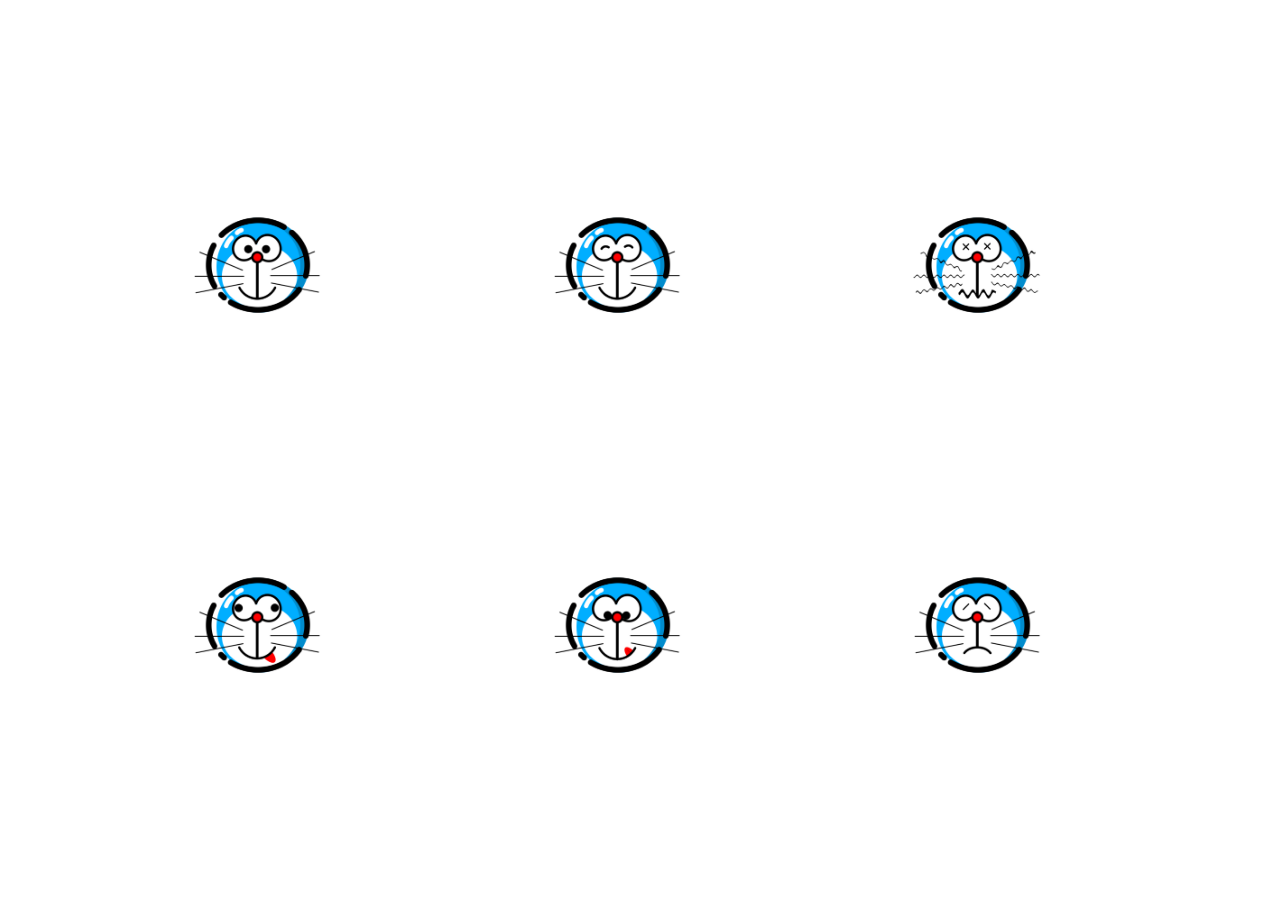
<file: index.html>
<!--
 * @Author: dbf
 * @Date: 2021-03-22 19:03:00
 * @LastEditTime: 2021-03-22 20:35:01
 * @LastEditors: Please set LastEditors
 * @Description: about dbf
-->
<!DOCTYPE html>
<html lang="en">
<head>
    <meta charset="UTF-8">
    <meta name="viewport" content="width=device-width, initial-scale=1.0">
    <title>Welcome to dbf's zone</title>
    <link rel="stylesheet" href="style.css" >
</head>
<body>
    <section>
        <div class="card">
            <div class="box">
                <div class="imgBx">
                    <img src="哆啦1.jpg"  alt="">
                </div>
                <div class="contentBx bc1" onclick="aboutDbf()">
                    <div>
                        <h2>关于大笨峰</h2>
                        <p>Get more information aboout dbf</p>
                    </div>
                </div>
            </div>
        </div>
        <div class="card">
            <div class="box">
                <div class="imgBx">
                    <img src="哆啦2.jpg"  alt="">
                </div>
                <div class="contentBx bc2">
                    <div>
                        <h2>个人公众号</h2>
                        <p>Record some personal things</p>
                    </div>
                </div>
            </div>
        </div>
        <div class="card">
            <div class="box">
                <div class="imgBx">
                    <img src="哆啦3.jpg"  alt="">
                </div>
                <div class="contentBx bc3">
                    <div>
                        <h2>Bilibili</h2>
                        <p>There is only one video I made</p>
                    </div>
                </div>
            </div>
        </div>
        <div class="card">
            <div class="box">
                <div class="imgBx">
                    <img src="哆啦4.jpg"  alt="">
                </div>
                <div class="contentBx bc4">
                    <div>
                        <h2>以前做的一些图片</h2>
                        <p>The level is not good</p>
                    </div>
                </div>
            </div>
        </div>
        <div class="card">
            <div class="box">
                <div class="imgBx">
                    <img src="哆啦5.jpg"  alt="">
                </div>
                <div class="contentBx bc5">
                    <div>
                        <h2>以前做的一些网页项目</h2>
                        <p>It'll be put in later</p>
                    </div>
                </div>
            </div>
        </div>
        <div class="card">
            <div class="box">
                <div class="imgBx">
                    <img src="哆啦6.jpg"  alt="">
                </div>
                <div class="contentBx bc6" onclick="o()">
                    <div>
                        <h2>其他一些</h2>
                        <p>Other things</p>
                    </div>
                </div>
            </div>
        </div>
    </section>
</body>
<script>
  function aboutDbf(){
    window.open("aboutDbf.html");
  }
 
</script>
</html>
</file>
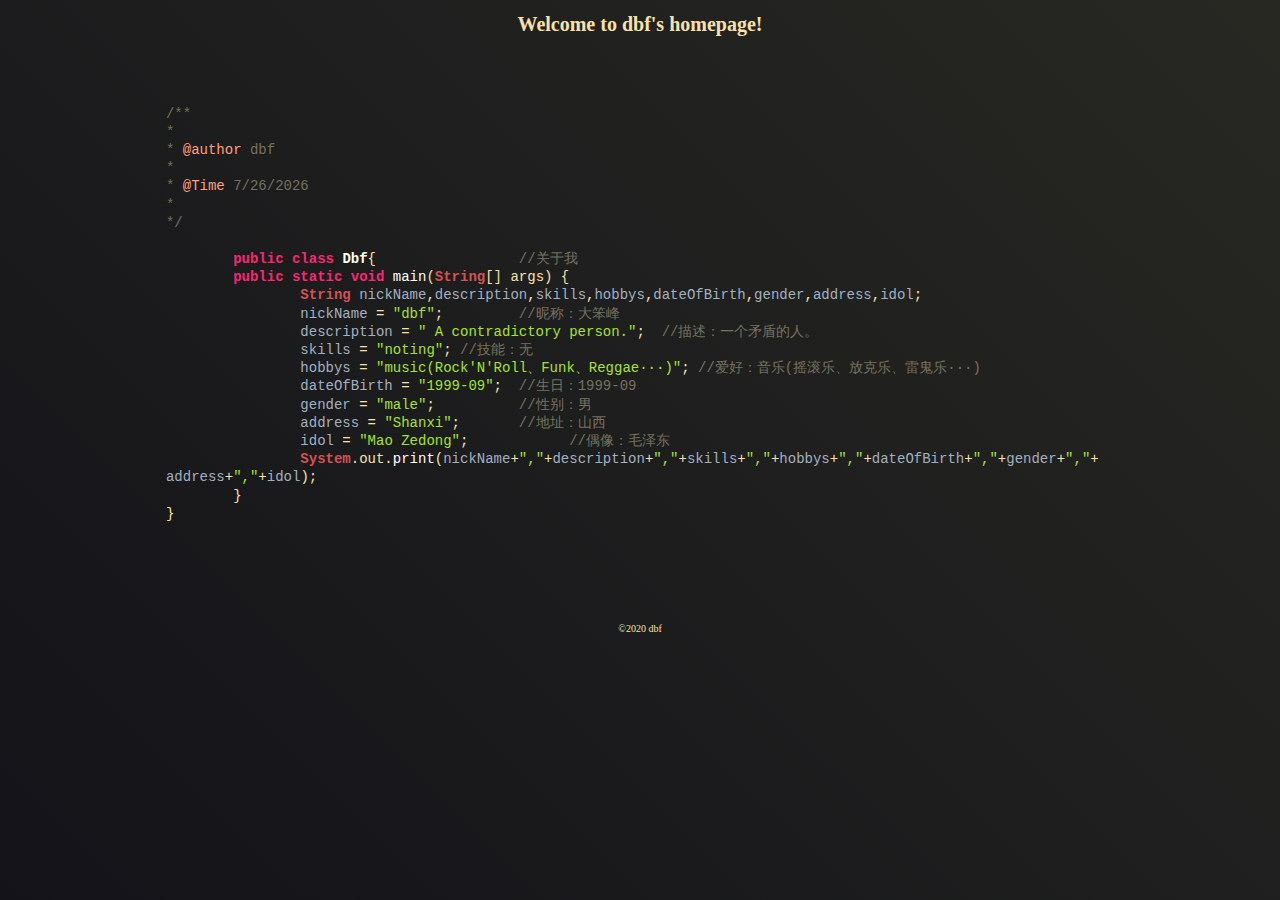
<file: aboutDbf.html>
<!--
 * @Author: your name
 * @Date: 2021-03-22 19:48:54
 * @LastEditTime: 2021-03-22 20:31:42
 * @LastEditors: Please set LastEditors
 * @Description: In User Settings Edit
 * @FilePath: \undefinedd:\桌面\sanmao\index.htm
-->
<!DOCTYPE html>
<html lang="zh-hans">
<head>
	<meta charset=utf-8>
	<meta name="viewport" content="width=device-width, initial-scale=1.0">
	<link rel="stylesheet" href="main.css" >
	<title>jambo!</title>
	
</head>

	<h1>Welcome to dbf's homepage!</h1>
<div id="code">
<pre><span class="comment">
/**
*
* <span class="comment_tag">@author</span> dbf
* 
* <span class="comment_tag">@Time</span> <span id="time"></span>
*
*/
	</span>
	<span class="keyword">public class</span> <span class="className">Dbf</span>{		  <span class="comment">//关于我</span>
	<span class="keyword">public static void</span> <span class="method">main</span>(<span class="classNameImport">String</span>[] args) {
		<span class="classNameImport">String</span> <span class="variable">nickName</span>,<span class="variable">description</span>,<span class="variable">skills</span>,<span class="variable">hobbys</span>,<span class="variable">dateOfBirth</span>,<span class="variable">gender</span>,<span class="variable">address</span>,<span class="variable">idol</span>;
		<span class="variable">nickName</span> = <span class="text_DIY">"dbf"</span>;  	  <span class="comment">//昵称：大笨峰</span>
		<span class="variable">description</span> = <span class="text_DIY">" A contradictory person."</span>;  <span class="comment">//描述：一个矛盾的人。</span>
		<span class="variable">skills</span> = <span class="text_DIY">"noting"</span>; <span class="comment">//技能：无</span>
		<span class="variable">hobbys</span> = <span class="text_DIY">"music(Rock'N'Roll、Funk、Reggae···)"</span>; <span class="comment">//爱好：音乐(摇滚乐、放克乐、雷鬼乐···)</span>
		<span class="variable">dateOfBirth</span> = <span class="text_DIY">"1999-09"</span>;  <span class="comment">//生日：1999-09</span>
		<span class="variable">gender</span> = <span class="text_DIY">"male"</span>;          <span class="comment">//性别：男</span>
		<span class="variable">address</span> = <span class="text_DIY">"Shanxi"</span>;       <span class="comment">//地址：山西</span>
		<span class="variable">idol</span> = <span class="text_DIY">"Mao Zedong"</span>;		<span class="comment">//偶像：毛泽东</span>
		<span class="classNameImport">System</span>.out.<span class="method">print</span>(<span class="variable">nickName</span>+<span class="text_DIY">","</span>+<span class="variable">description</span>+<span class="text_DIY">","</span>+<span class="variable">skills</span>+<span class="text_DIY">","</span>+<span class="variable">hobbys</span>+<span class="text_DIY">","</span>+<span class="variable">dateOfBirth</span>+<span class="text_DIY">","</span>+<span class="variable">gender</span>+<span class="text_DIY">","</span>+<span class="variable">address</span>+<span class="text_DIY">","</span>+<span class="variable">idol</span>); 
	}
}
</pre>
</div>
<div id="footer">©2020 dbf</div>
</body>
<script>
	var time=new Date();
	
		document.getElementById("time").innerHTML=time.toLocaleDateString();
	
	
	
	
	console.log(time.toLocaleString());
</script>
</html>
</file>
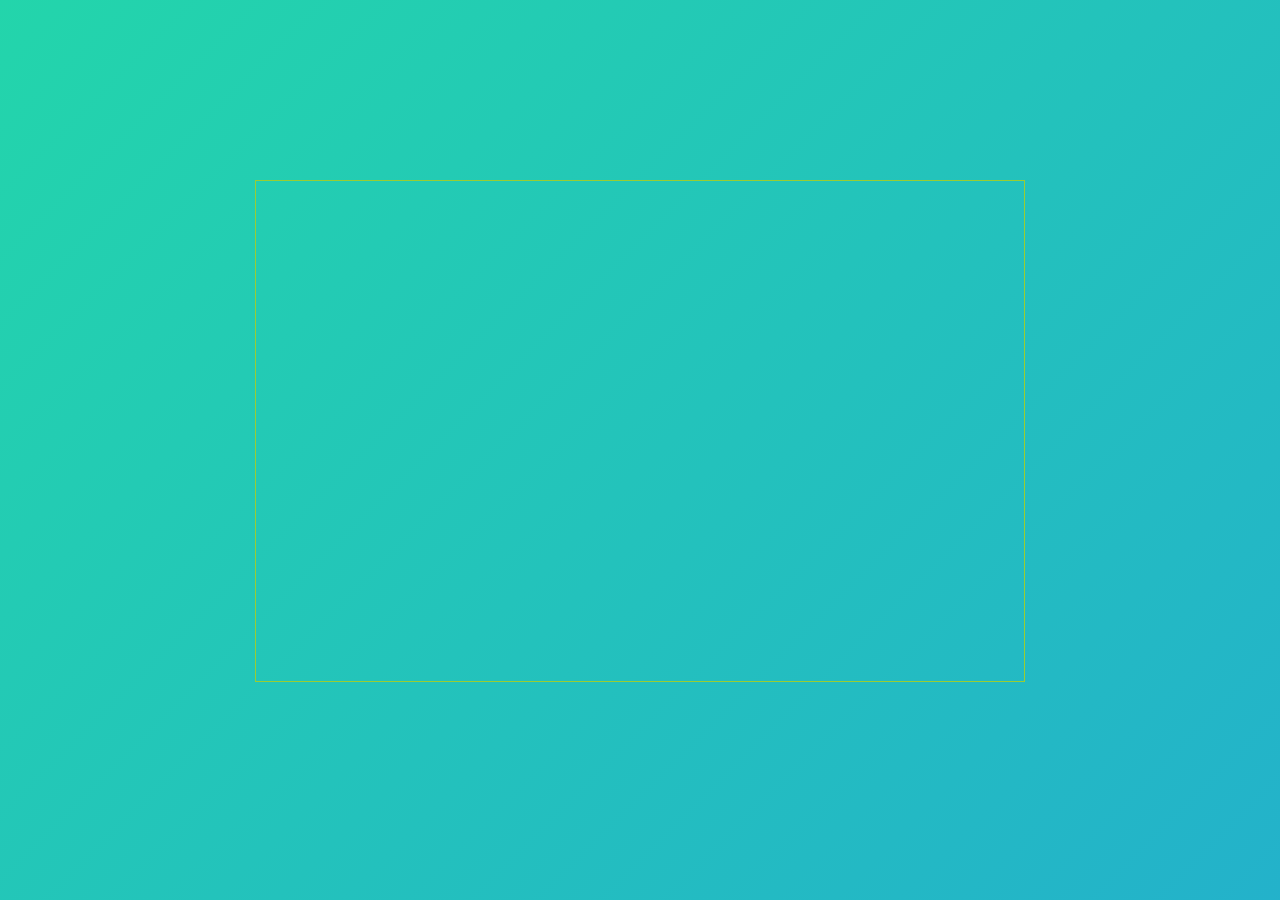
<file: bilibili.html>
<!--
 * @Author: your name
 * @Date: 2021-03-29 19:42:23
 * @LastEditTime: 2021-03-29 20:04:07
 * @LastEditors: Please set LastEditors
 * @Description: In User Settings Edit
 * @FilePath: \undefinedd:\桌面\渐变\demo.html
-->
<!doctype html>
<html>
<head>
<meta charset=utf-8>
<title>纯CSS背景渐变动画</title>

<style>
body {
	margin: 0;
	width: 100%;
	height: 100vh;
	font-family: "Exo", sans-serif;
	color: #fff;
	background: linear-gradient(-45deg, #ee7752, #e73c7e, #23a6d5, #23d5ab);
	background-size: 400% 400%;
	animation: gradientBG 15s ease infinite;
}

@keyframes gradientBG {
	0% {
		background-position: 0% 50%;
	}
	50% {
		background-position: 100% 50%;
	}
	100% {
		background-position: 0% 50%;
	}
}

.container {
	width: 100%;
	position: absolute;
	top: 35%;
	text-align: center;
}

h1 {
	font-weight: 300;
}

h3 {
	color: #eee;
	font-weight: 100;
}

h5 {
	color:#eee;
	font-weight:300;
}

a,
a:hover {
	text-decoration: none;
	color: #ddd;
}
.iframe:hover{
	box-shadow: 0px 0px 20px 2px #888888;
}
</style>
</head>
<body>

	<div style="text-align: center; position: relative; top: 20%; " >
		<iframe class="iframe" style="border: 1px solid yellowgreen;" 2px solid yellowgreen; src="http://player.bilibili.com/player.html?aid=88043315&bvid=BV1A7411t75M&cid=150418461&page=1" allowfullscreen="allowfullscreen" width="60%" height="500" scrolling="no" frameborder="0" sandbox="allow-top-navigation allow-same-origin allow-forms allow-scripts"></iframe>
		</div>

		<!-- <iframe src="//player.bilibili.com/player.html?aid=88043315&bvid=BV1A7411t75M&cid=150418461&page=1" scrolling="no" border="0" frameborder="no" framespacing="0" allowfullscreen="true"> </iframe> -->
</body>
</html>
</file>
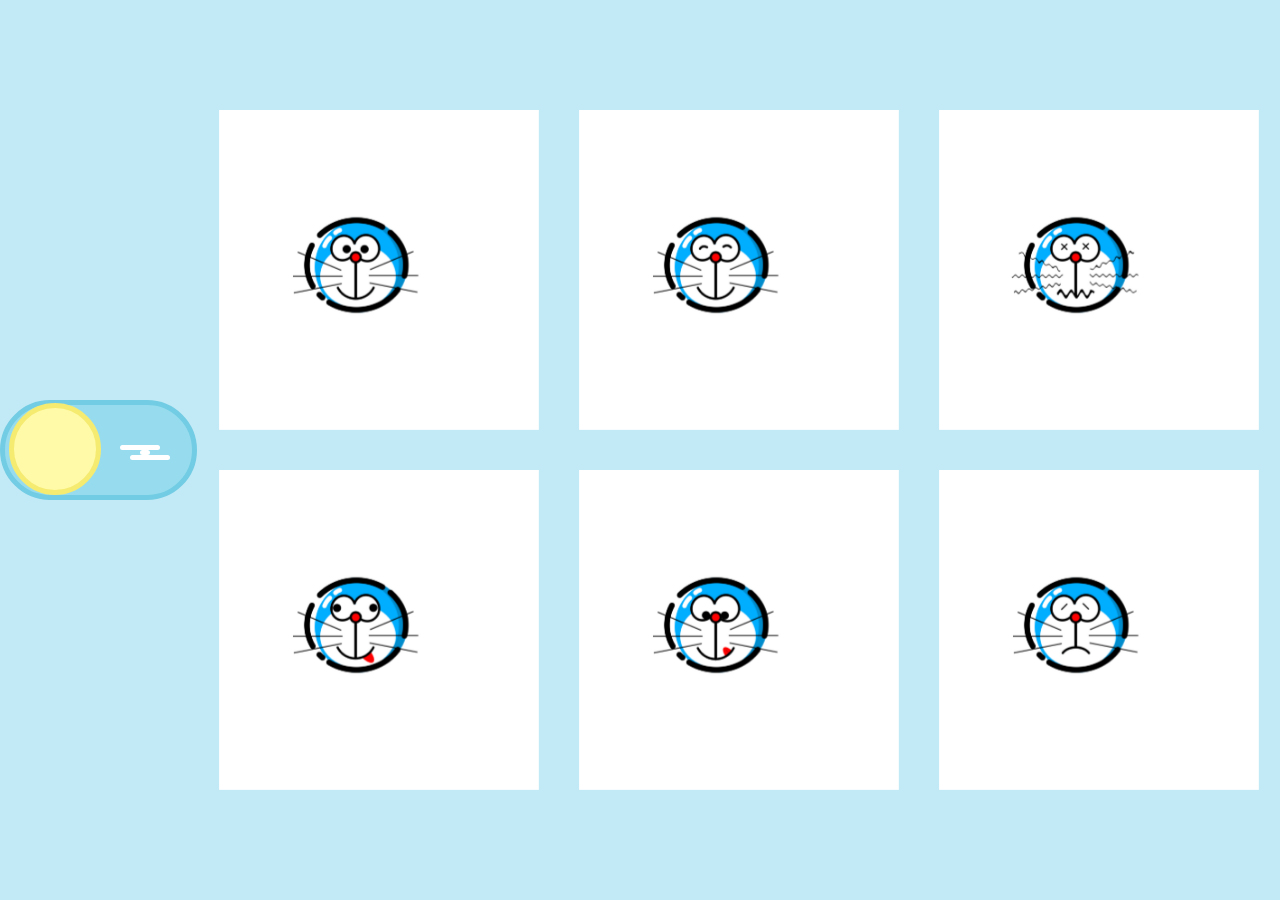
<file: 暂废.html>
<!--
 * @Author: dbf
 * @Date: 2021-03-22 19:03:00
 * @LastEditTime: 2021-03-23 13:40:42
 * @LastEditors: Please set LastEditors
 * @Description: about dbf
-->
<!DOCTYPE html>
<html lang="en">
<head>
    <link rel="icon" href="哆啦1.jpg" type="image/x-icon">
    <meta charset="UTF-8">
    <meta name="viewport" content="width=device-width, initial-scale=1.0">
    <title>Welcome to dbf's zone</title>
    <link rel="stylesheet" href="style.css" >
    <link rel="stylesheet" href="toggle.css" >
</head>
<body>
    <input type="checkbox" id="toggle" class="toggle--checkbox">
<label for="toggle" class="toggle--label">
  <span class="toggle--label-background"></span>
</label>
<div class="background"></div>
    <section>
        <div class="card">
            <div class="box">
                <div class="imgBx">
                    <img src="哆啦1.jpg"  alt="">
                </div>
                <div class="contentBx bc1" onclick="aboutDbf()">
                    <div>
                        <h2>关于大笨峰</h2>
                        <p>Get more information aboout dbf</p>
                    </div>
                </div>
            </div>
        </div>
        <div class="card">
            <div class="box">
                <div class="imgBx">
                    <img src="哆啦2.jpg"  alt="">
                </div>
                <div class="contentBx bc2">
                    <div>
                        <h2>个人公众号</h2>
                        <p>Record some personal things</p>
                    </div>
                </div>
            </div>
        </div>
        <div class="card">
            <div class="box">
                <div class="imgBx">
                    <img src="哆啦3.jpg"  alt="">
                </div>
                <div class="contentBx bc3">
                    <div>
                        <h2>Bilibili</h2>
                        <p>There is only one video I made</p>
                    </div>
                </div>
            </div>
        </div>
        <div class="card">
            <div class="box">
                <div class="imgBx">
                    <img src="哆啦4.jpg"  alt="">
                </div>
                <div class="contentBx bc4">
                    <div>
                        <h2>以前做的一些图片</h2>
                        <p>The level is not good</p>
                    </div>
                </div>
            </div>
        </div>
        <div class="card">
            <div class="box">
                <div class="imgBx">
                    <img src="哆啦5.jpg"  alt="">
                </div>
                <div class="contentBx bc5">
                    <div>
                        <h2>以前做的一些网页项目</h2>
                        <p>It'll be put in later</p>
                    </div>
                </div>
            </div>
        </div>
        <div class="card">
            <div class="box">
                <div class="imgBx">
                    <img src="哆啦6.jpg"  alt="">
                </div>
                <div class="contentBx bc6" onclick="o()">
                    <div>
                        <h2>其他一些</h2>
                        <p>Other things</p>
                    </div>
                </div>
            </div>
        </div>
    </section>
</body>
<script>
  function aboutDbf(){
    window.open("aboutDbf.html");
  }
 
</script>
</html>
</file>
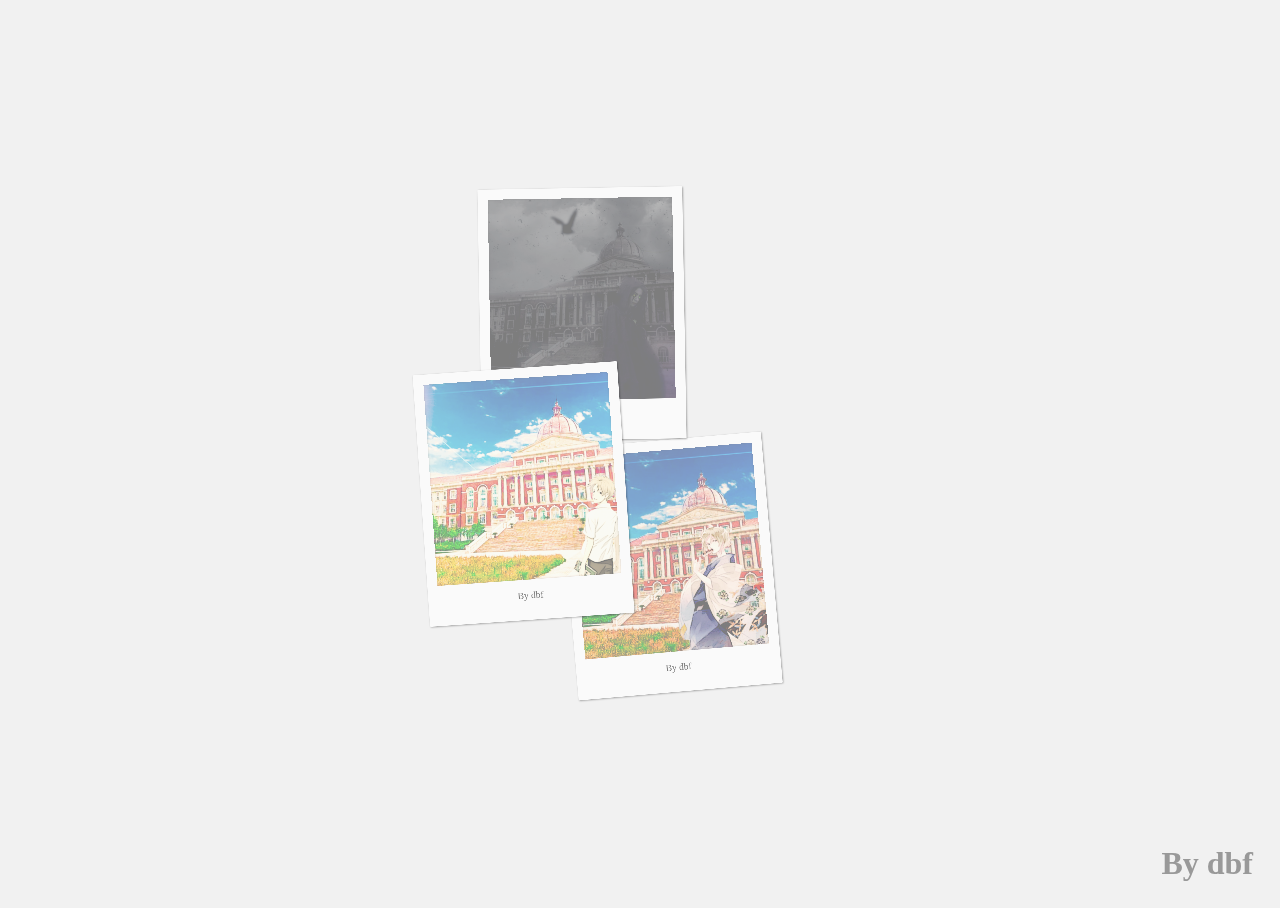
<file: Composite/demo.html>
<!doctype html>
<html>
<head>
<meta charset=utf-8>
<title>Composite</title>

<style>
html {
  box-sizing: border-box;
  font-family: "Nothing You Could Do";
}

*,
*:before,
*:after {
  box-sizing: inherit;
}

html,
body {
  height: 100%;
}

body {
  background-color: #F1F1F1;
  display: -webkit-box;
  display: -ms-flexbox;
  display: flex;
  -webkit-box-pack: center;
      -ms-flex-pack: center;
          justify-content: center;
  -webkit-box-align: center;
      -ms-flex-align: center;
          align-items: center;
}

.heading {
  position: fixed;
  bottom: 0;
  right: 0;
  margin: 2vmin 3vmin;
  color: #999;
}

.card-container {
  position: relative;
  width: 65vmin;
  height: 80vmin;
}

.card {
  position: absolute;
  top: 0;
  left: 0;
  width: 100%;
  height: 100%;
  background-color: #fafafa;
  border-radius: 2px;
  box-shadow: 2px 2px 5px rgba(17, 17, 17, 0.35);
  -webkit-transition: -webkit-transform .35s ease-out;
  transition: -webkit-transform .35s ease-out;
  transition: transform .35s ease-out;
  transition: transform .35s ease-out, -webkit-transform .35s ease-out;
  -webkit-transform: translate(var(--x), var(--y)) scale(0.35) rotate(var(--angle));
          transform: translate(var(--x), var(--y)) scale(0.35) rotate(var(--angle));
  will-change: transform;
}
.card:hover {
  -webkit-transform: scale(1) rotate(0deg);
          transform: scale(1) rotate(0deg);
  z-index: 1;
}
.card:hover:before {
  opacity: 1;
}

.card:before {
  content: "";
  display: block;
  width: 90%;
  height: 80%;
  margin: 5%;
  background: var(--image) center center no-repeat;
  background-size: cover;
  box-shadow: inset 0 0 5px rgba(34, 34, 34, 0.35);
  border-radius: 2px;
  -webkit-filter: sepia(0.2) brightness(0.9) contrast(1.2);
          filter: sepia(0.2) brightness(0.9) contrast(1.2);
  -webkit-transition: opacity .35s ease-out;
  transition: opacity .35s ease-out;
  opacity: .5;
  will-change: opacity;
}

.card:after {
  display: block;
  content: var(--caption);
  font-weight: 500;
  color: #555;
  font-size: 3vmin;
  opacity: .75;
  text-align: center;
}
</style>
</head>
<body>
<h1 class="heading">By dbf</h1>

<div class="card-container">
    <div class="card" style="--image: url('夏目3.jpg'); --angle: -5deg; --x: 5%; --y: 15%; --caption: 'By dbf'"></div>
    <div class="card" style="--image: url('dark.jpg'); --angle: -1deg; --x: -10%; --y: -20%; --caption: 'By dbf'"></div>
    <div class="card" style="--image: url('夏目2.jpg'); --angle: -4deg; --x: -20%; --y: 5%; --caption: 'By dbf'"></div>
    
</div>

<script>
</script>

</body>
</html>
</file>
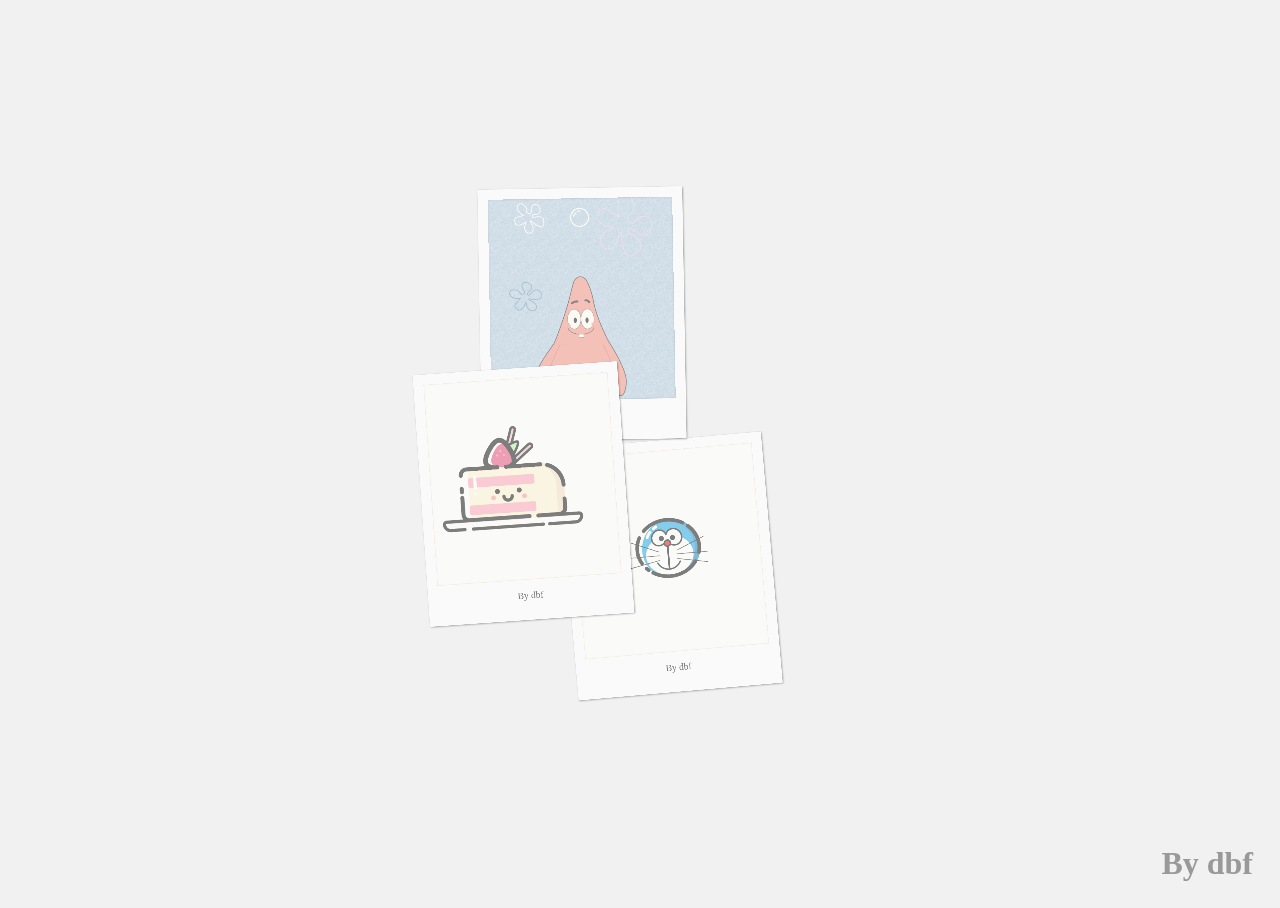
<file: created/demo.html>
<!doctype html>
<html>
<head>
<meta charset=utf-8>
<title>Css图片放大展示</title>

<style>
html {
  box-sizing: border-box;
  font-family: "Nothing You Could Do";
}

*,
*:before,
*:after {
  box-sizing: inherit;
}

html,
body {
  height: 100%;
}

body {
  background-color: #F1F1F1;
  display: -webkit-box;
  display: -ms-flexbox;
  display: flex;
  -webkit-box-pack: center;
      -ms-flex-pack: center;
          justify-content: center;
  -webkit-box-align: center;
      -ms-flex-align: center;
          align-items: center;
}

.heading {
  position: fixed;
  bottom: 0;
  right: 0;
  margin: 2vmin 3vmin;
  color: #999;
}

.card-container {
  position: relative;
  width: 65vmin;
  height: 80vmin;
}

.card {
  position: absolute;
  top: 0;
  left: 0;
  width: 100%;
  height: 100%;
  background-color: #fafafa;
  border-radius: 2px;
  box-shadow: 2px 2px 5px rgba(17, 17, 17, 0.35);
  -webkit-transition: -webkit-transform .35s ease-out;
  transition: -webkit-transform .35s ease-out;
  transition: transform .35s ease-out;
  transition: transform .35s ease-out, -webkit-transform .35s ease-out;
  -webkit-transform: translate(var(--x), var(--y)) scale(0.35) rotate(var(--angle));
          transform: translate(var(--x), var(--y)) scale(0.35) rotate(var(--angle));
  will-change: transform;
}
.card:hover {
  -webkit-transform: scale(1) rotate(0deg);
          transform: scale(1) rotate(0deg);
  z-index: 1;
}
.card:hover:before {
  opacity: 1;
}

.card:before {
  content: "";
  display: block;
  width: 90%;
  height: 80%;
  margin: 5%;
  background: var(--image) center center no-repeat;
  background-size: cover;
  box-shadow: inset 0 0 5px rgba(34, 34, 34, 0.35);
  border-radius: 2px;
  -webkit-filter: sepia(0.2) brightness(0.9) contrast(1.2);
          filter: sepia(0.2) brightness(0.9) contrast(1.2);
  -webkit-transition: opacity .35s ease-out;
  transition: opacity .35s ease-out;
  opacity: .5;
  will-change: opacity;
}

.card:after {
  display: block;
  content: var(--caption);
  font-weight: 500;
  color: #555;
  font-size: 3vmin;
  opacity: .75;
  text-align: center;
}
</style>
</head>
<body>
<h1 class="heading">By dbf</h1>

<div class="card-container">
    <div class="card" style="--image: url('哆啦1.jpg'); --angle: -5deg; --x: 5%; --y: 15%; --caption: 'By dbf'"></div>
    <div class="card" style="--image: url('派大星.png'); --angle: -1deg; --x: -10%; --y: -20%; --caption: 'By dbf'"></div>
    <div class="card" style="--image: url('mbe3.jpg'); --angle: -4deg; --x: -20%; --y: 5%; --caption: 'By dbf'"></div>
    
</div>

<script>
</script>

</body>
</html>
</file>
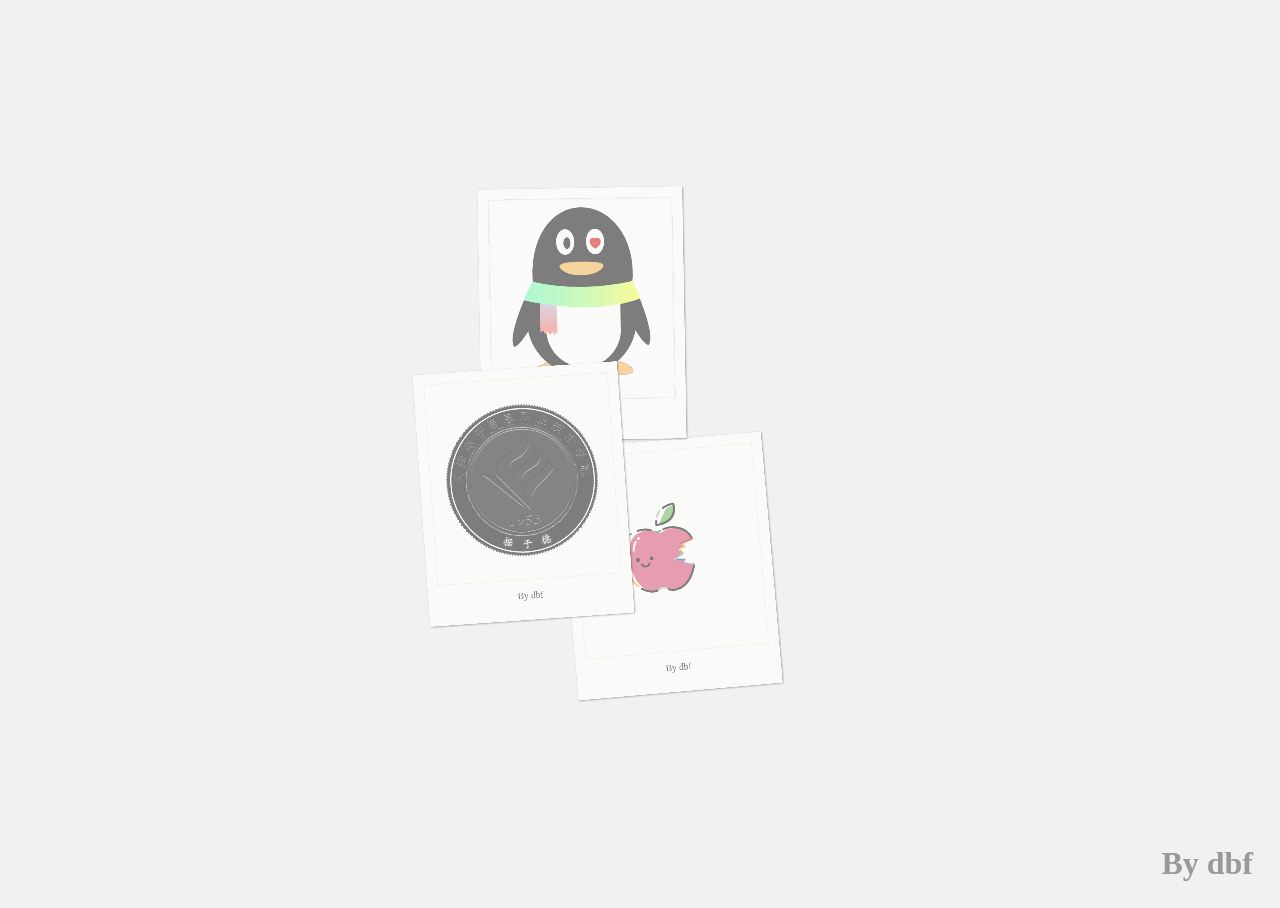
<file: other/demo.html>
<!doctype html>
<html>
<head>
<meta charset=utf-8>
<title>other</title>

<style>
html {
  box-sizing: border-box;
  font-family: "Nothing You Could Do";
}

*,
*:before,
*:after {
  box-sizing: inherit;
}

html,
body {
  height: 100%;
}

body {
  background-color: #F1F1F1;
  display: -webkit-box;
  display: -ms-flexbox;
  display: flex;
  -webkit-box-pack: center;
      -ms-flex-pack: center;
          justify-content: center;
  -webkit-box-align: center;
      -ms-flex-align: center;
          align-items: center;
}

.heading {
  position: fixed;
  bottom: 0;
  right: 0;
  margin: 2vmin 3vmin;
  color: #999;
}

.card-container {
  position: relative;
  width: 65vmin;
  height: 80vmin;
}

.card {
  position: absolute;
  top: 0;
  left: 0;
  width: 100%;
  height: 100%;
  background-color: #fafafa;
  border-radius: 2px;
  box-shadow: 2px 2px 5px rgba(17, 17, 17, 0.35);
  -webkit-transition: -webkit-transform .35s ease-out;
  transition: -webkit-transform .35s ease-out;
  transition: transform .35s ease-out;
  transition: transform .35s ease-out, -webkit-transform .35s ease-out;
  -webkit-transform: translate(var(--x), var(--y)) scale(0.35) rotate(var(--angle));
          transform: translate(var(--x), var(--y)) scale(0.35) rotate(var(--angle));
  will-change: transform;
}
.card:hover {
  -webkit-transform: scale(1) rotate(0deg);
          transform: scale(1) rotate(0deg);
  z-index: 1;
}
.card:hover:before {
  opacity: 1;
}

.card:before {
  content: "";
  display: block;
  width: 90%;
  height: 80%;
  margin: 5%;
  background: var(--image) center center no-repeat;
  background-size: cover;
  box-shadow: inset 0 0 5px rgba(34, 34, 34, 0.35);
  border-radius: 2px;
  -webkit-filter: sepia(0.2) brightness(0.9) contrast(1.2);
          filter: sepia(0.2) brightness(0.9) contrast(1.2);
  -webkit-transition: opacity .35s ease-out;
  transition: opacity .35s ease-out;
  opacity: .5;
  will-change: opacity;
}

.card:after {
  display: block;
  content: var(--caption);
  font-weight: 500;
  color: #555;
  font-size: 3vmin;
  opacity: .75;
  text-align: center;
}
</style>
</head>
<body>
<h1 class="heading">By dbf</h1>

<div class="card-container">
    <div class="card" style="--image: url('apple.png'); --angle: -5deg; --x: 5%; --y: 15%; --caption: 'By dbf'"></div>
    <div class="card" style="--image: url('qq.png'); --angle: -1deg; --x: -10%; --y: -20%; --caption: 'By dbf'"></div>
    <div class="card" style="--image: url('纪念币.png'); --angle: -4deg; --x: -20%; --y: 5%; --caption: 'By dbf'"></div>
    
</div>

<script>
</script>

</body>
</html>
</file>
<file: style.css>
*{
    margin: 0;
    padding: 0;
    box-sizing: border-box;
}
body{
    display: flex;
    justify-content: center;
    align-items: center;
    min-height: 100vh;
}
section{
    display: flex;
    justify-content: center;
    align-items: center;
    flex-wrap: wrap;
    transform-style: preserve-3d;
    width: 1100px;
}
section .card{
    position: relative;
    width: 320px;
    height: 320px;
    margin: 20px;
    transform-style: preserve-3d;
    perspective: 1000px;
}
section .card .box{
    position: absolute;
    top: 0;
    left: 0;
    width: 100%;
    height: 100%;
    transform-style: preserve-3d;
    transition: 1s ease;
}
section .card:hover .box{
    transform: rotateY(180deg);
}
section .card .box .imgBx{
    position: absolute;
    top: 0;
    left: 0;
    width: 100%;
    height: 100%;
}
section .card .box .imgBx img{
    position: absolute;
    top: 0;
    left: 0;
    width: 100%;
    height: 100%;
    object-fit: cover;
}
section .card .box .contentBx{
    position: absolute;
    top: 0;
    left: 0;
    width: 100%;
    height: 100%;
    
    backface-visibility: hidden;
    display: flex;
    justify-content: center;
    align-items: center;
    transform-style: preserve-3d;
    transform: rotateY(180deg);
}
.bc1{
    background: rgb(159, 180, 238);
}
.bc2{
    background: rgb(214, 241, 171);
}
.bc3{
    background: rgb(243, 216, 174);
}
.bc4{
    background: rgb(236, 168, 236);
}
.bc5{
    background: rgb(161, 224, 177);
}
.bc6{
    background: rgb(159, 213, 230);
}
section .card .box .contentBx div{
    transform-style: preserve-3d;
    padding: 20px;
    background: linear-gradient(45deg,#fe0061,#ffeb3b);
    transform: translateZ(100px);
}
section .card .box .contentBx div h2{
    color: #fff;
    font-size: 20px;
    letter-spacing: 1px;
}
section .card .box .contentBx div p{
    color: #fff;
    font-size: 16px;
}
</file>
<file: main.css>
/*	 
            ___.                     __                                                     
    _____   \_ |__    ____   __ __ _/  |_    ___________     ____    _____  _____     ____  
    \__  \   | __ \  /  _ \ |  |  \\   __\  /  ___/\__  \   /    \  /     \ \__  \   /  _ \ 
     / __ \_ | \_\ \(  <_> )|  |  / |  |    \___ \  / __ \_|   |  \|  Y Y  \ / __ \_(  <_> )
    (____  / |___  / \____/ |____/  |__|   /____  >(____  /|___|  /|__|_|  /(____  / \____/ 
         \/      \/                             \/      \/      \/       \/      \/         
	author:sanmao
	blog:https://inew.io
	github:https://github.com/gkm0
*/
/*字体*/
/*@font-face {
	font-family: Consola;
	src: url(./fonts/consola.ttf);
}*/

* {
	-webkit-box-sizing: border-box;
	box-sizing: border-box
}

html {
	font-size: 62.5%
}

body {
	margin: 0;
	background-color: #272822;
	background-image: -o-linear-gradient(45deg, #131319 0%, #272822 100%);
	background-image: linear-gradient(45deg, #131319 0%, #272822 100%);
	background-attachment: fixed;
	color: #F8E1AA
}

pre {
	font-family: "Jetbrains Mono","Source Code Pro",Monaco,Menlo,Consolas,"Courier New",Courier,"Hiragino Sans GB","Microsoft YaHei",monospace;
	font-size: 1.4rem;
	line-height: 1.4;
	letter-spacing: 0.01rem
	margin: 3rem auto;
	padding: 0 2.0rem;
	max-width: 120ch;
	white-space: pre-wrap;
}

@media (min-width: 46.25em) {
	pre{
		padding: 0 2.5rem
	}
}

@media (min-width: 61.25em) {
	pre{
		margin: 5rem auto;
		padding: 0 3.0rem
	}
}

@media (min-width: 46.25em) {
	pre{
		line-height: 1.3
	}
}

span {
	display: inline-block;
	-webkit-transition: all 0.3s ease;
	-o-transition: all 0.3s ease;
	transition: all 0.3s ease;
	cursor: default
}

span:hover {
	position: relative;
	z-index: 1;
	background-color: #272822;
	-webkit-transform: scale(1.3);
	-ms-transform: scale(1.3);
	transform: scale(1.3)
}



@-webkit-keyframes blinker {
	50% {
		border-right-color: #272822
	}
}

@keyframes blinker {
	50% {
		border-right-color: #272822
	}
}

/*标题*/
h1{
	text-align: center;
	margin-bottom: 50px;
}

/*注释*/
.comment{
	color: #75715e;  /*#7D8C93;*/  /*#ccdf32;*/
}
.comment a:link{color: #75715e;}
.comment a:visited{color: #75715e;}
.comment a:hover{color: #FF00FF;}
/*注释标签*/
.comment_tag{
	color: #FFA17F;   /*#E0E2E4*/
}
/*关键字*/
.keyword{
	color: #f92672;
	font-weight: bold;
}
/*自定义文本*/
.text_DIY{
	color: #a6e22e;
}
.text_DIY a{
	color: #a6e22e;
}
.text_DIY a:link {color:#a6e22e;} /* 未访问的链接 */
.text_DIY a:visited {color:#a6e22e;} /* 已访问的链接 */
.text_DIY a:hover {color:#FF00FF;} /* 鼠标划过链接 */
/*类*/
.className{
	color: #fffff0;
	font-weight: bold;
}
/*引入的类*/
.classNameImport{
	color: #D25252;
	font-weight: bold;
}
/*方法*/
.method{
	color: #FFF;
}
/*变量*/
.variable{
	color: #A4B0C0;
}
/*底部*/
#footer {
	margin-top: 10rem;
	margin-bottom: 5rem;
	text-align: center;
}
</file>
<file: toggle.css>
:root {
  /** sunny side **/
  --blue-background: #C2E9F6;
  --blue-border: #72cce3;
  --blue-color: #96dcee;
  --yellow-background: #fffaa8;
  --yellow-border: #f5eb71;
  /** dark side **/
  --indigo-background: #808fc7;
  --indigo-border: #5d6baa;
  --indigo-color: #6b7abb;
  --gray-border: #e8e8ea;
  --gray-dots: #e8e8ea;
  /** general **/
  --white: #fff;
}

* {
  margin: 0;
  padding: 0;
}

/* body {
  display: grid;
  place-items: center;
  min-height: 100vh;
  position: relative;
} */

.background {
  position: absolute;
  left: 0;
  top: 0;
  background: var(--blue-background);
  z-index: -1;
  width: 100%;
  height: 100%;
  transition: all 250ms ease-in;
}

.toggle--checkbox {
  display: none;
}
.toggle--checkbox:checked {
  /** This will all flip from sun to moon **/
  /** Change the label color **/
}
.toggle--checkbox:checked ~ .background {
  background: var(--indigo-background);
}
.toggle--checkbox:checked + .toggle--label {
  background: var(--indigo-color);
  border-color: var(--indigo-border);
  /** Change the cloud to stars **/
  /** Change the sun into the moon **/
  /** Show the dimples on the moon **/
}
.toggle--checkbox:checked + .toggle--label .toggle--label-background {
  left: 60px;
  width: 5px;
}
.toggle--checkbox:checked + .toggle--label .toggle--label-background:before {
  width: 5px;
  height: 5px;
  top: -25px;
}
.toggle--checkbox:checked + .toggle--label .toggle--label-background:after {
  width: 5px;
  height: 5px;
  left: -30px;
  top: 20px;
}
.toggle--checkbox:checked + .toggle--label:before {
  background: var(--white);
  border-color: var(--gray-border);
  animation-name: switch;
  animation-duration: 350ms;
  animation-fill-mode: forwards;
}
.toggle--checkbox:checked + .toggle--label:after {
  transition-delay: 350ms;
  opacity: 1;
}
.toggle--label {
  /** Placeholder element, starting at blue **/
  width: 200px;
  height: 100px;
  background: var(--blue-color);
  border-radius: 100px;
  border: 5px solid var(--blue-border);
  display: flex;
  position: relative;
  /* top: 100%;
  left: 60%; */
  transition: all 350ms ease-in;
  /** The sun cloud and moon stars **/
  /** Sun/Moon element **/
  /** Gray dots on the moon **/
}
.toggle--label-background {
  width: 10px;
  height: 5px;
  border-radius: 5px;
  position: relative;
  background: var(--white);
  left: 135px;
  top: 45px;
  transition: all 150ms ease-in;
}
.toggle--label-background:before {
  content: "";
  position: absolute;
  top: -5px;
  width: 40px;
  height: 5px;
  border-radius: 5px;
  background: var(--white);
  left: -20px;
  transition: all 150ms ease-in;
}
.toggle--label-background:after {
  content: "";
  position: absolute;
  top: 5px;
  width: 40px;
  height: 5px;
  border-radius: 5px;
  background: var(--white);
  left: -10px;
  transition: all 150ms ease-in;
}
.toggle--label:before {
  animation-name: reverse;
  animation-duration: 350ms;
  animation-fill-mode: forwards;
  transition: all 350ms ease-in;
  content: "";
  width: 82px;
  height: 82px;
  border: 5px solid var(--yellow-border);
  top: -2px;
  left: 4px;
  position: absolute;
  border-radius: 82px;
  background: var(--yellow-background);
}
.toggle--label:after {
  transition-delay: 0ms;
  transition: all 250ms ease-in;
  position: absolute;
  content: "";
  box-shadow: var(--gray-dots) -13px 0 0 2px, var(--gray-dots) -24px 14px 0 -2px;
  left: 143px;
  top: 23px;
  width: 10px;
  height: 10px;
  background: transparent;
  border-radius: 50%;
  opacity: 0;
}

@keyframes switch {
  0% {
    left: 4px;
  }
  60% {
    left: 4px;
    width: 112px;
  }
  100% {
    left: 104px;
    width: 82px;
  }
}
@keyframes reverse {
  0% {
    left: 104px;
    width: 82px;
  }
  60% {
    left: 72px;
    width: 112px;
  }
  100% {
    left: 4px;
  }
}
</file>
